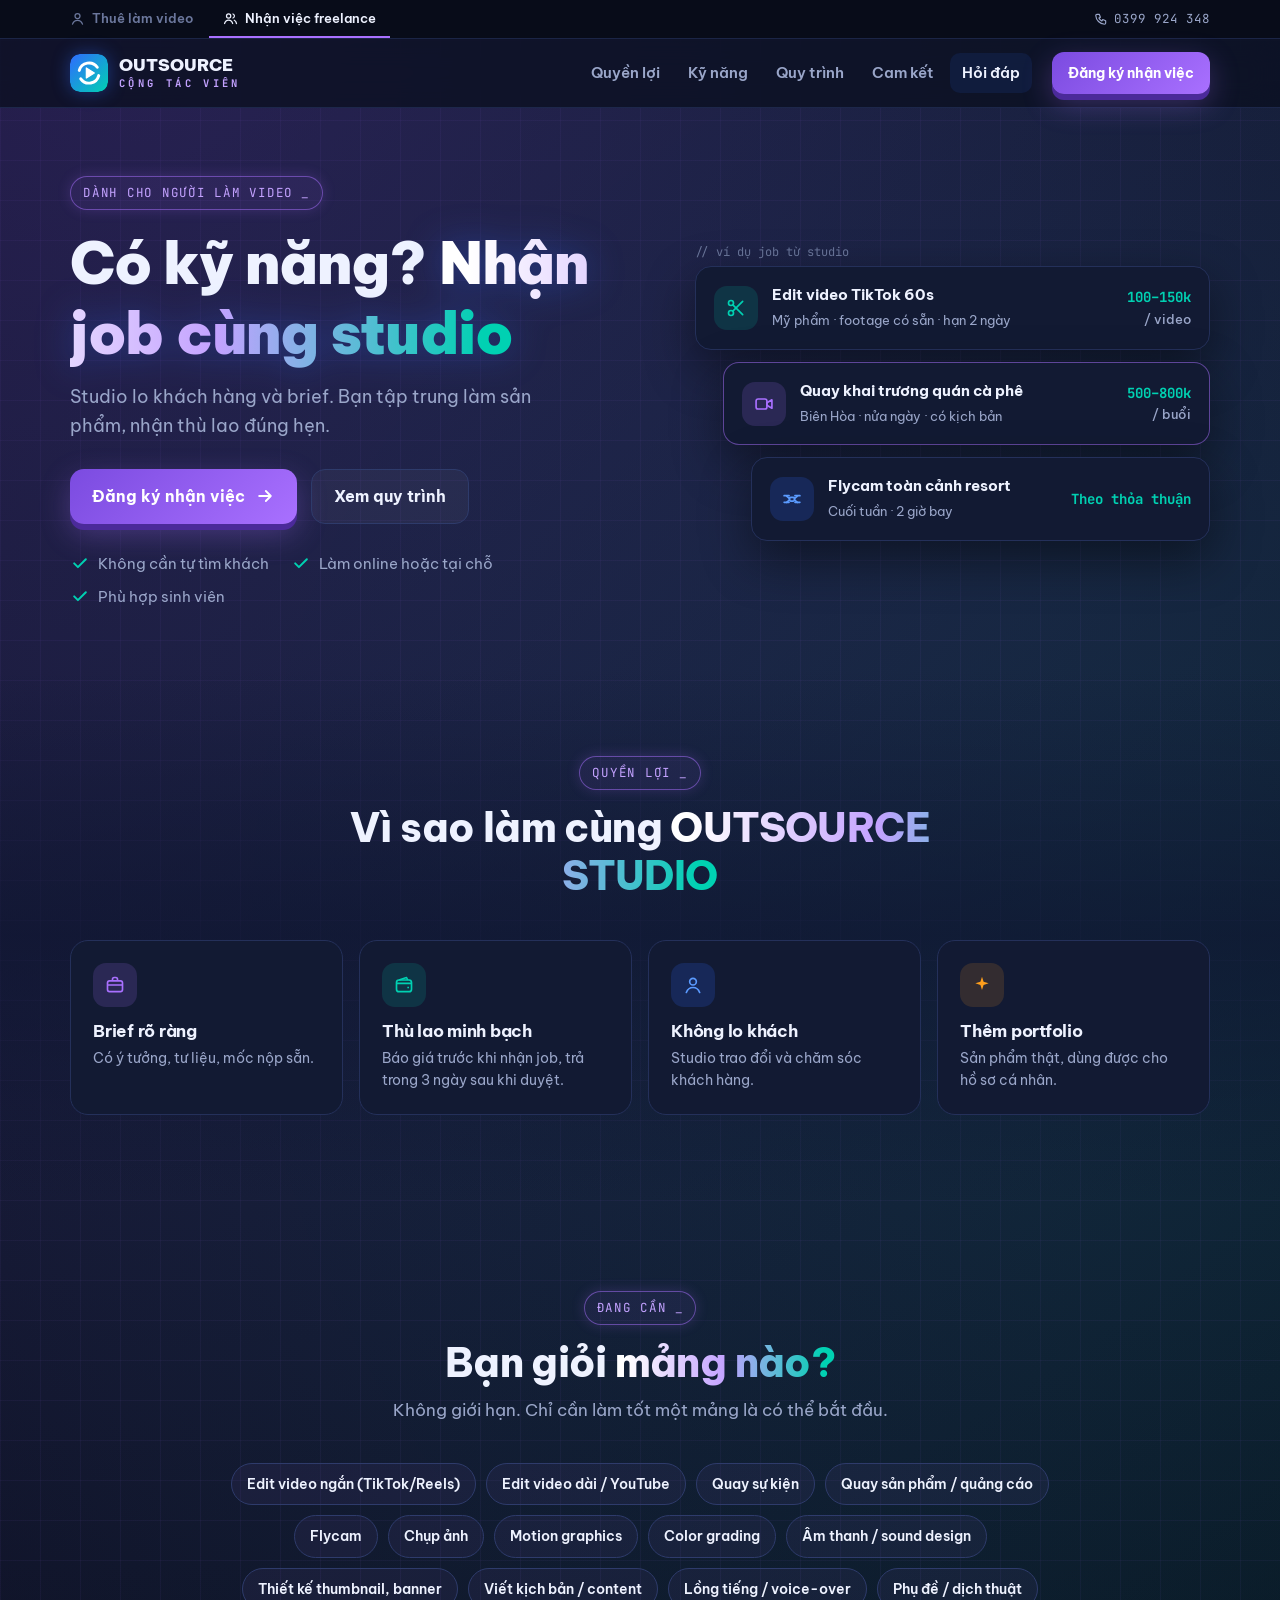
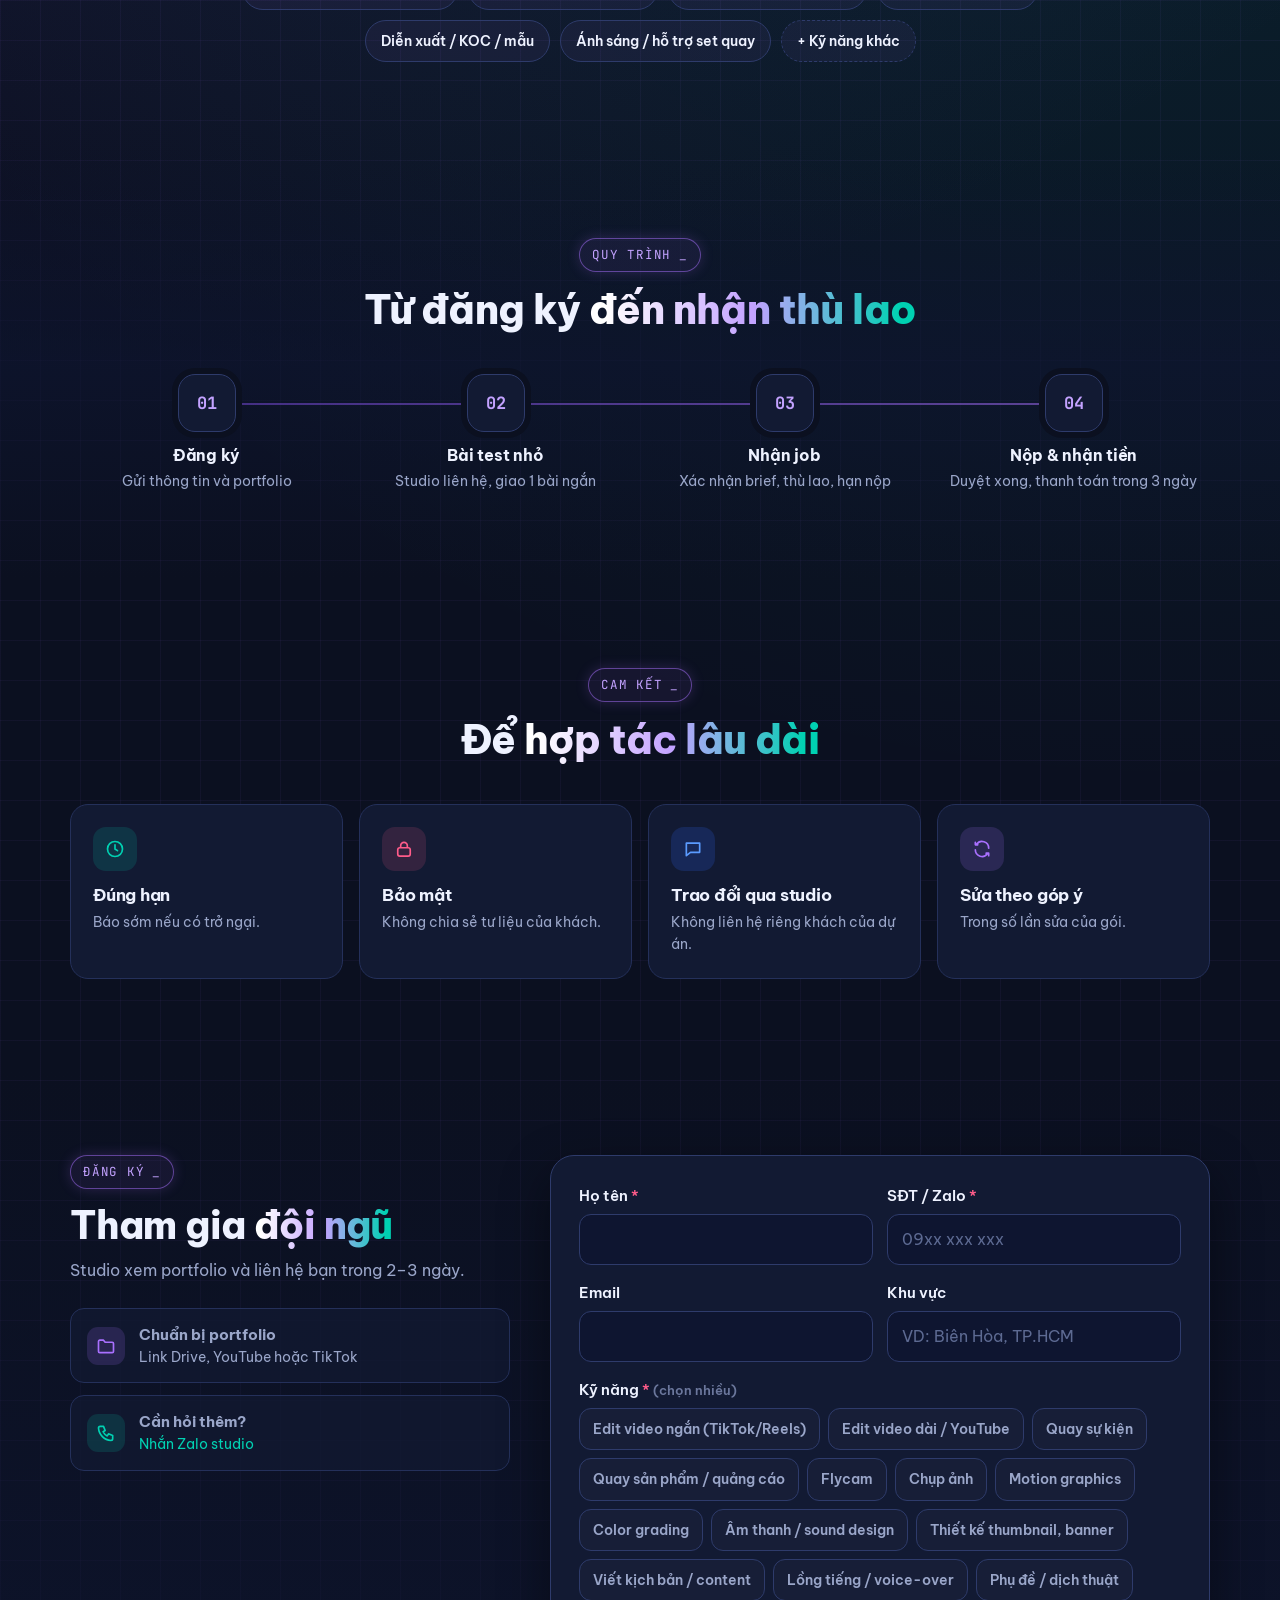
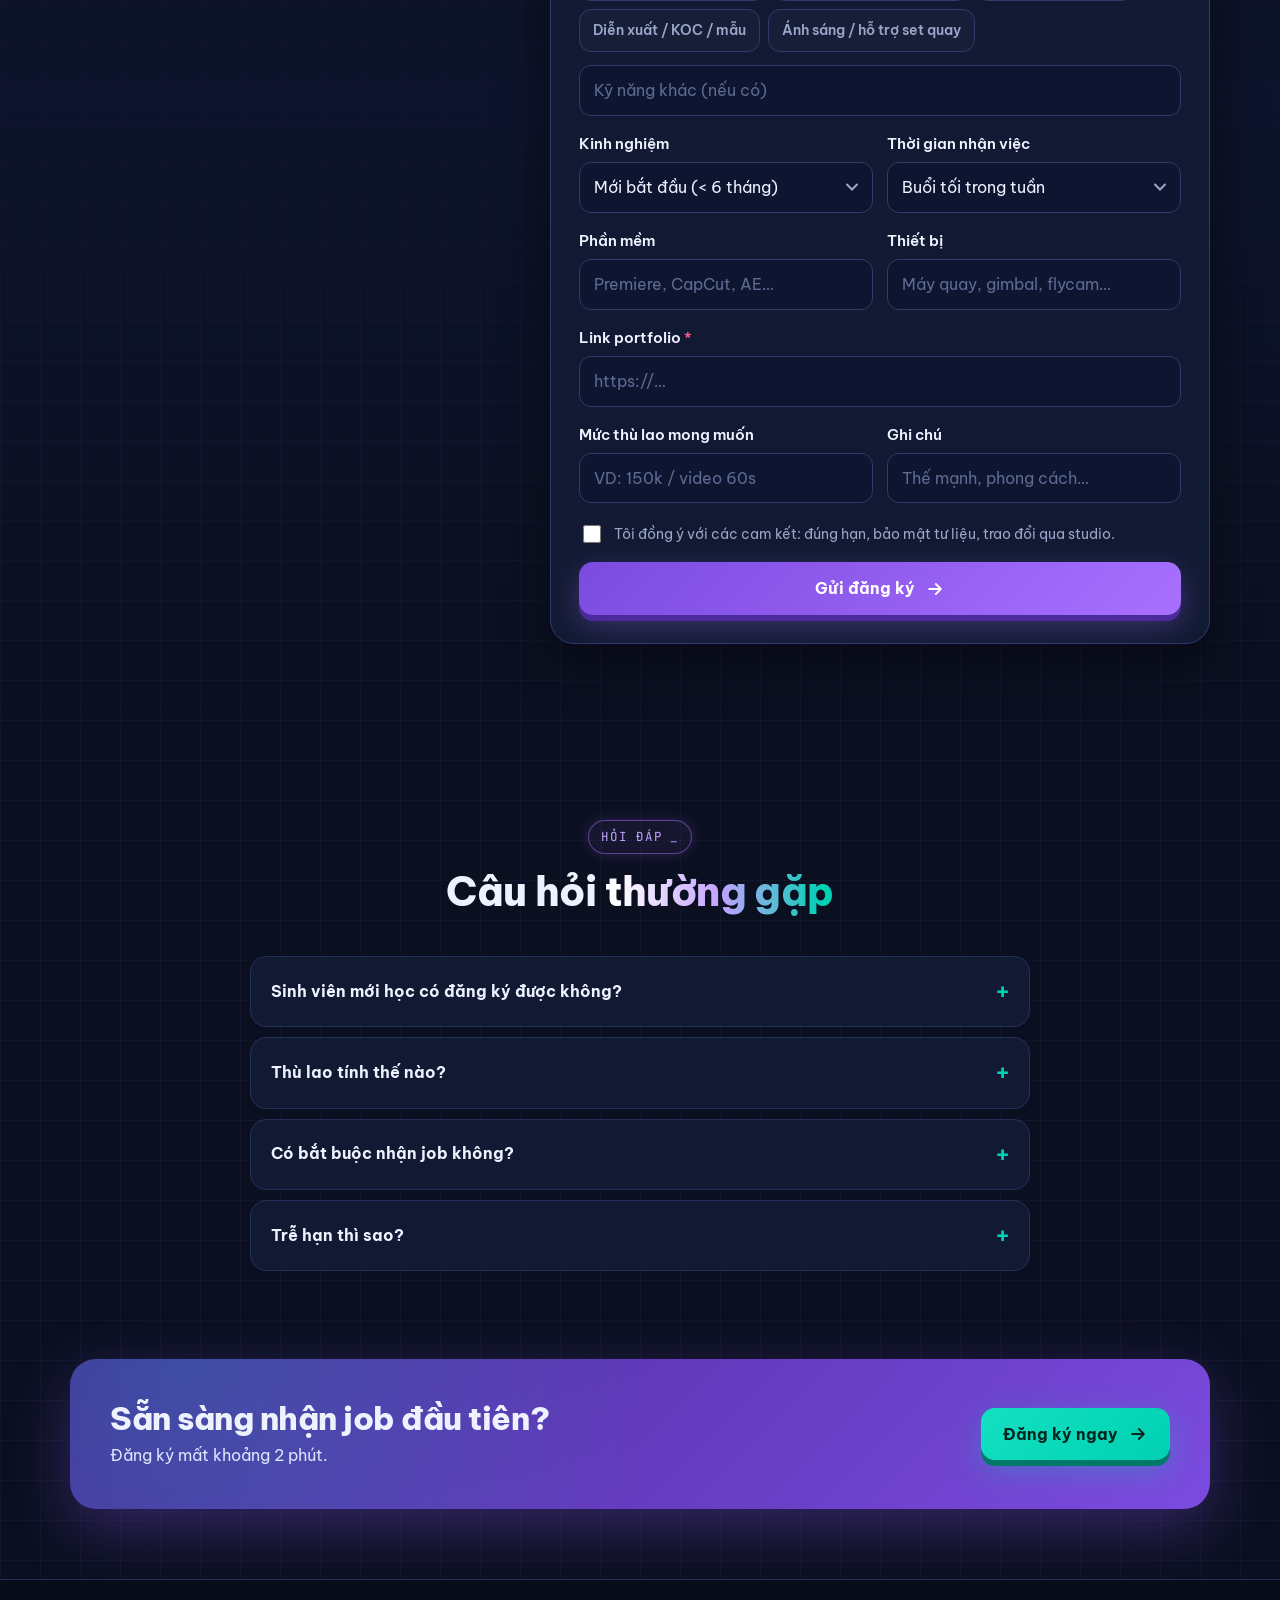
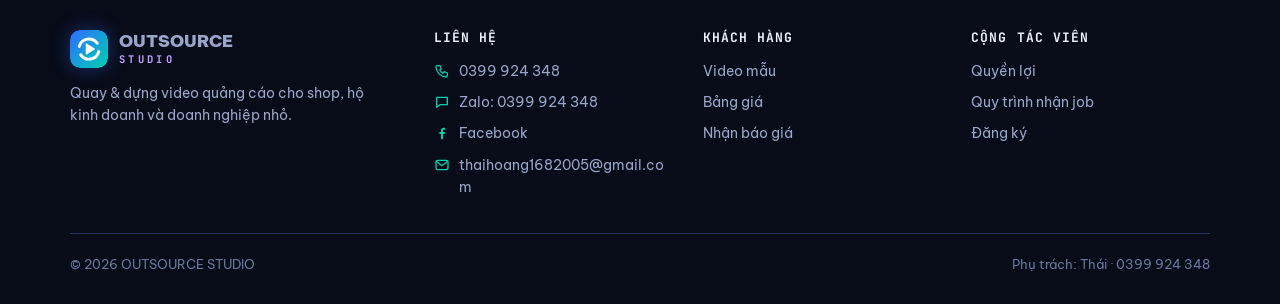
<file: website/cong-tac-vien.html>
<!doctype html>
<html lang="vi">
<head>
<meta charset="utf-8">
<meta name="viewport" content="width=device-width, initial-scale=1">
<title>Cộng tác viên · OUTSOURCE STUDIO</title>
<meta name="description" content="Nhận job quay, dựng video cùng OUTSOURCE STUDIO. Brief rõ ràng, thù lao minh bạch, thanh toán đúng hẹn.">
<meta name="theme-color" content="#0B1020">
<meta property="og:title" content="Nhận việc freelance · OUTSOURCE STUDIO">
<meta property="og:image" content="assets/logo-512.png">
<link rel="icon" href="assets/favicon.svg" type="image/svg+xml">
<link rel="icon" href="assets/favicon-32.png" sizes="32x32" type="image/png">
<link rel="alternate icon" href="assets/favicon.ico">
<link rel="apple-touch-icon" href="assets/apple-touch-icon.png">
<link rel="preconnect" href="https://fonts.googleapis.com">
<link rel="preconnect" href="https://fonts.gstatic.com" crossorigin>
<link href="https://fonts.googleapis.com/css2?family=Be+Vietnam+Pro:wght@400;500;600;700;800;900&family=JetBrains+Mono:wght@500;700&display=swap" rel="stylesheet">
<link rel="stylesheet" href="assets/style.css">
</head>
<body class="page-ctv">
<main id="top">

<!-- ============ HERO ============ -->
<section class="hero">
  <div class="wrap">
    <div class="rv">
      <span class="kicker">Dành cho người làm video</span>
      <h1>Có kỹ năng? <span class="grad">Nhận job cùng studio</span></h1>
      <p class="lead">Studio lo khách hàng và brief. Bạn tập trung làm sản phẩm, nhận thù lao đúng hẹn.</p>
      <div class="hero-cta">
        <a href="#dang-ky" class="btn btn-vio">Đăng ký nhận việc <svg class="ico"><use href="#i-arrow"/></svg></a>
        <a href="#quy-trinh" class="btn btn-ghost">Xem quy trình</a>
      </div>
      <ul class="ticks">
        <li><svg class="ico"><use href="#i-check"/></svg> Không cần tự tìm khách</li>
        <li><svg class="ico"><use href="#i-check"/></svg> Làm online hoặc tại chỗ</li>
        <li><svg class="ico"><use href="#i-check"/></svg> Phù hợp sinh viên</li>
      </ul>
    </div>

    <div class="hero-visual rv" aria-hidden="true">
      <div class="jobs-cap">// ví dụ job từ studio</div>
      <div class="jobs">
        <div class="job"><span class="p-ico" style="background:rgba(0,209,178,.14);color:var(--teal)"><svg class="ico"><use href="#i-cut"/></svg></span>
          <span><b>Edit video TikTok 60s</b><small>Mỹ phẩm · footage có sẵn · hạn 2 ngày</small></span><span class="pay">100–150k<small>/ video</small></span></div>
        <div class="job"><span class="p-ico" style="background:rgba(169,112,255,.16);color:var(--violet)"><svg class="ico"><use href="#i-cam"/></svg></span>
          <span><b>Quay khai trương quán cà phê</b><small>Biên Hòa · nửa ngày · có kịch bản</small></span><span class="pay">500–800k<small>/ buổi</small></span></div>
        <div class="job"><span class="p-ico" style="background:rgba(47,107,255,.18);color:var(--blue2)"><svg class="ico"><use href="#i-drone"/></svg></span>
          <span><b>Flycam toàn cảnh resort</b><small>Cuối tuần · 2 giờ bay</small></span><span class="pay">Theo thỏa thuận</span></div>
      </div>
    </div>
  </div>
</section>

<!-- ============ QUYỀN LỢI ============ -->
<section class="sec alt" id="quyen-loi">
  <div class="wrap">
    <div class="sec-head rv"><span class="kicker">Quyền lợi</span><h2>Vì sao làm cùng <span class="grad">OUTSOURCE STUDIO</span></h2></div>
    <div class="cards rv">
      <div class="card"><span class="p-ico" style="background:rgba(169,112,255,.16);color:var(--violet)"><svg class="ico"><use href="#i-brief"/></svg></span><h3>Brief rõ ràng</h3><p>Có ý tưởng, tư liệu, mốc nộp sẵn.</p></div>
      <div class="card"><span class="p-ico" style="background:rgba(0,209,178,.14);color:var(--teal)"><svg class="ico"><use href="#i-wallet"/></svg></span><h3>Thù lao minh bạch</h3><p>Báo giá trước khi nhận job, trả trong 3 ngày sau khi duyệt.</p></div>
      <div class="card"><span class="p-ico" style="background:rgba(47,107,255,.18);color:var(--blue2)"><svg class="ico"><use href="#i-user"/></svg></span><h3>Không lo khách</h3><p>Studio trao đổi và chăm sóc khách hàng.</p></div>
      <div class="card"><span class="p-ico" style="background:rgba(255,159,28,.14);color:var(--orange)"><svg class="ico"><use href="#i-spark"/></svg></span><h3>Thêm portfolio</h3><p>Sản phẩm thật, dùng được cho hồ sơ cá nhân.</p></div>
    </div>
  </div>
</section>

<!-- ============ KỸ NĂNG ============ -->
<section class="sec" id="ky-nang">
  <div class="wrap">
    <div class="sec-head rv"><span class="kicker">Đang cần</span><h2>Bạn giỏi <span class="grad">mảng nào?</span></h2><p>Không giới hạn. Chỉ cần làm tốt một mảng là có thể bắt đầu.</p></div>
    <div class="skills rv" id="skillCloud"></div>
  </div>
</section>

<!-- ============ QUY TRÌNH ============ -->
<section class="sec alt" id="quy-trinh">
  <div class="wrap">
    <div class="sec-head rv"><span class="kicker">Quy trình</span><h2>Từ đăng ký <span class="grad">đến nhận thù lao</span></h2></div>
    <div class="steps rv">
      <div class="step"><div class="n" style="color:#C3A2FF">01</div><div><h3>Đăng ký</h3><p>Gửi thông tin và portfolio</p></div></div>
      <div class="step"><div class="n" style="color:#C3A2FF">02</div><div><h3>Bài test nhỏ</h3><p>Studio liên hệ, giao 1 bài ngắn</p></div></div>
      <div class="step"><div class="n" style="color:#C3A2FF">03</div><div><h3>Nhận job</h3><p>Xác nhận brief, thù lao, hạn nộp</p></div></div>
      <div class="step"><div class="n" style="color:#C3A2FF">04</div><div><h3>Nộp & nhận tiền</h3><p>Duyệt xong, thanh toán trong 3 ngày</p></div></div>
    </div>
  </div>
</section>

<!-- ============ CAM KẾT ============ -->
<section class="sec" id="cam-ket">
  <div class="wrap">
    <div class="sec-head rv"><span class="kicker">Cam kết</span><h2>Để <span class="grad">hợp tác lâu dài</span></h2></div>
    <div class="cards rv">
      <div class="card"><span class="p-ico" style="background:rgba(0,209,178,.14);color:var(--teal)"><svg class="ico"><use href="#i-clock"/></svg></span><h3>Đúng hạn</h3><p>Báo sớm nếu có trở ngại.</p></div>
      <div class="card"><span class="p-ico" style="background:rgba(255,92,138,.14);color:var(--pink)"><svg class="ico"><use href="#i-lock"/></svg></span><h3>Bảo mật</h3><p>Không chia sẻ tư liệu của khách.</p></div>
      <div class="card"><span class="p-ico" style="background:rgba(47,107,255,.18);color:var(--blue2)"><svg class="ico"><use href="#i-chat"/></svg></span><h3>Trao đổi qua studio</h3><p>Không liên hệ riêng khách của dự án.</p></div>
      <div class="card"><span class="p-ico" style="background:rgba(169,112,255,.16);color:var(--violet)"><svg class="ico"><use href="#i-refresh"/></svg></span><h3>Sửa theo góp ý</h3><p>Trong số lần sửa của gói.</p></div>
    </div>
  </div>
</section>

<!-- ============ ĐĂNG KÝ ============ -->
<section class="sec alt" id="dang-ky">
  <div class="wrap book">
    <div class="book-side rv">
      <span class="kicker">Đăng ký</span>
      <h2>Tham gia <span class="grad">đội ngũ</span></h2>
      <p>Studio xem portfolio và liên hệ bạn trong 2–3 ngày.</p>
      <div class="why">
        <div><span class="p-ico" style="background:rgba(169,112,255,.16);color:var(--violet)"><svg class="ico"><use href="#i-folder"/></svg></span><span><b>Chuẩn bị portfolio</b>Link Drive, YouTube hoặc TikTok</span></div>
        <div><span class="p-ico" style="background:rgba(0,209,178,.14);color:var(--teal)"><svg class="ico"><use href="#i-phone"/></svg></span><span><b>Cần hỏi thêm?</b><a id="ctvZalo" target="_blank" rel="noopener" style="color:var(--teal)">Nhắn Zalo studio</a></span></div>
      </div>
    </div>

    <div class="panel rv">
      <form id="fCtv" novalidate>
        <input class="hp" type="text" name="website" tabindex="-1" autocomplete="off" aria-hidden="true">
        <div class="grid2">
          <div class="fld"><label for="c_ten">Họ tên <span class="req">*</span></label><input class="inp" id="c_ten" name="ho_ten" autocomplete="name" required><span class="err">Vui lòng nhập họ tên</span></div>
          <div class="fld"><label for="c_sdt">SĐT / Zalo <span class="req">*</span></label><input class="inp" id="c_sdt" name="sdt" type="tel" inputmode="tel" placeholder="09xx xxx xxx" required><span class="err">Số điện thoại chưa đúng</span></div>
        </div>
        <div class="grid2">
          <div class="fld"><label for="c_email">Email</label><input class="inp" id="c_email" name="email" type="email" autocomplete="email"><span class="err">Email chưa đúng</span></div>
          <div class="fld"><label for="c_kv">Khu vực</label><input class="inp" id="c_kv" name="khu_vuc" placeholder="VD: Biên Hòa, TP.HCM"></div>
        </div>
        <div class="fld" id="fldSkill">
          <span class="lbl">Kỹ năng <span class="req">*</span> <span class="hint">(chọn nhiều)</span></span>
          <div class="opts" id="skillPick"></div>
          <input class="inp" id="c_khac" name="ky_nang_khac" placeholder="Kỹ năng khác (nếu có)" style="margin-top:6px">
          <span class="err" id="skillErr">Chọn hoặc nhập ít nhất 1 kỹ năng</span>
        </div>
        <div class="grid2">
          <div class="fld"><label for="c_kn">Kinh nghiệm</label>
            <select class="inp" id="c_kn" name="kinh_nghiem"><option>Mới bắt đầu (&lt; 6 tháng)</option><option>6 tháng – 1 năm</option><option>1 – 3 năm</option><option>Trên 3 năm</option></select></div>
          <div class="fld"><label for="c_time">Thời gian nhận việc</label>
            <select class="inp" id="c_time" name="thoi_gian"><option>Buổi tối trong tuần</option><option>Cuối tuần</option><option>Linh hoạt</option><option>Toàn thời gian</option></select></div>
        </div>
        <div class="grid2">
          <div class="fld"><label for="c_pm">Phần mềm</label><input class="inp" id="c_pm" name="phan_mem" placeholder="Premiere, CapCut, AE…"></div>
          <div class="fld"><label for="c_tb">Thiết bị</label><input class="inp" id="c_tb" name="thiet_bi" placeholder="Máy quay, gimbal, flycam…"></div>
        </div>
        <div class="fld"><label for="c_pf">Link portfolio <span class="req">*</span></label><input class="inp" id="c_pf" name="portfolio" type="url" placeholder="https://…" required><span class="err">Dán link sản phẩm (bắt đầu bằng https://)</span></div>
        <div class="grid2">
          <div class="fld"><label for="c_gia">Mức thù lao mong muốn</label><input class="inp" id="c_gia" name="muc_gia" placeholder="VD: 150k / video 60s"></div>
          <div class="fld"><label for="c_gt">Ghi chú</label><input class="inp" id="c_gt" name="gioi_thieu" placeholder="Thế mạnh, phong cách…"></div>
        </div>
        <label class="agree" id="agreeBox"><input type="checkbox" id="agree"> Tôi đồng ý với các cam kết: đúng hạn, bảo mật tư liệu, trao đổi qua studio.</label>
        <button type="submit" class="btn btn-vio" style="width:100%" id="ctvBtn">Gửi đăng ký <svg class="ico"><use href="#i-arrow"/></svg></button>
      </form>
      <div class="ok" id="ctvOk" role="status" aria-live="polite">
        <div class="badge"><svg class="ico" style="width:34px;height:34px;color:var(--violet)"><use href="#i-check"/></svg></div>
        <h3>Đăng ký thành công!</h3>
        <p>Studio sẽ liên hệ để gửi bài test trong 2–3 ngày.</p>
      </div>
    </div>
  </div>
</section>

<!-- ============ FAQ ============ -->
<section class="sec" id="hoi-dap">
  <div class="wrap">
    <div class="sec-head rv"><span class="kicker">Hỏi đáp</span><h2>Câu hỏi <span class="grad">thường gặp</span></h2></div>
    <div class="faq rv">
      <details><summary>Sinh viên mới học có đăng ký được không?</summary><p>Được. Bài test giúp studio giao job đúng sức của bạn.</p></details>
      <details><summary>Thù lao tính thế nào?</summary><p>Theo từng job, báo rõ trước khi bạn nhận. Thanh toán chuyển khoản trong 3 ngày sau khi bài được duyệt.</p></details>
      <details><summary>Có bắt buộc nhận job không?</summary><p>Không. Bạn có quyền nhận hoặc từ chối tùy lịch của mình.</p></details>
      <details><summary>Trễ hạn thì sao?</summary><p>Hãy báo studio sớm. Trễ nhiều lần sẽ được ưu tiên ít job hơn.</p></details>
    </div>
  </div>
</section>

<div class="band rv">
  <div class="band-in">
    <div><h2>Sẵn sàng nhận job đầu tiên?</h2><p>Đăng ký mất khoảng 2 phút.</p></div>
    <a href="#dang-ky" class="btn btn-teal">Đăng ký ngay <svg class="ico"><use href="#i-arrow"/></svg></a>
  </div>
</div>
</main>

<script src="assets/config.js"></script>
<script src="assets/common.js"></script>
<script>
const { $, $$, esc, chrome, toast, validate, send, submitWith, source } = OS;
const C = CONFIG;

chrome({
  type: "ctv",
  nav: [["#quyen-loi","Quyền lợi"],["#ky-nang","Kỹ năng"],["#quy-trinh","Quy trình"],["#cam-ket","Cam kết"],["#hoi-dap","Hỏi đáp"]],
  cta: ["#dang-ky","Đăng ký nhận việc"],
});
$("#ctvZalo").href = C.CONTACT.zalo.url;
$("#skillCloud").innerHTML = C.SKILLS.map(s => `<span>${esc(s)}</span>`).join("") + `<span style="border-style:dashed">+ Kỹ năng khác</span>`;
$("#skillPick").innerHTML = C.SKILLS.map(s => `<label class="opt"><input type="checkbox" name="ky_nang" value="${esc(s)}"><span>${esc(s)}</span></label>`).join("");

$("#fCtv").addEventListener("submit", async e => {
  e.preventDefault();
  const form = e.target;
  const skills = $$("input[name=ky_nang]:checked").map(i => i.value);
  const khac = $("#c_khac").value.trim();
  if (khac) skills.push(khac);
  const okFields = validate(form);
  $("#fldSkill").classList.toggle("has-err", !skills.length);
  $("#agreeBox").classList.toggle("has-err", !$("#agree").checked);
  if (!okFields) return;
  if (!skills.length) { $("#fldSkill").scrollIntoView({ block: "center" }); return; }
  if (!$("#agree").checked) { toast("Bạn cần đồng ý với các cam kết.", true); return; }
  const fd = new FormData(form);
  const ok = await submitWith($("#ctvBtn"), () => send({
    loai: "ctv", website: fd.get("website"), ho_ten: fd.get("ho_ten"), sdt: fd.get("sdt"), email: fd.get("email"),
    khu_vuc: fd.get("khu_vuc"), ky_nang: skills.join(", "), kinh_nghiem: fd.get("kinh_nghiem"), phan_mem: fd.get("phan_mem"),
    thiet_bi: fd.get("thiet_bi"), portfolio: fd.get("portfolio"), thoi_gian: fd.get("thoi_gian"), muc_gia: fd.get("muc_gia"),
    gioi_thieu: fd.get("gioi_thieu"), nguon: source()
  }));
  if (ok) { form.hidden = true; $("#ctvOk").classList.add("on"); $("#ctvOk").scrollIntoView({ block: "center" }); }
});
$("#agree").addEventListener("change", () => $("#agreeBox").classList.remove("has-err"));
$("#skillPick").addEventListener("change", () => $("#fldSkill").classList.remove("has-err"));
</script>
</body>
</html>
</file>
<file: website/assets/style.css>
/* =========================================================
   OUTSOURCE STUDIO — style chung (tông tối)
   ========================================================= */
:root{
  --bg:#0B1020; --bg2:#0E1530; --card:#121A33; --soft:#16203F; --line:#24305A; --line2:#2E3B6B;
  --ink:#EEF2FF; --muted:#9AA6C9; --dim:#6B779C;
  --blue:#2F6BFF; --blue2:#5B9BFF; --teal:#00D1B2; --teal2:#13E0C0;
  --pink:#FF5C8A; --orange:#FF9F1C; --violet:#A970FF; --red:#E5484D;
  --glow:0 0 0 1px rgba(47,107,255,.25),0 0 28px rgba(47,107,255,.18);
  --shadow:0 18px 50px rgba(0,0,0,.45);
  --r:18px;
  --mono:"JetBrains Mono",ui-monospace,monospace;
  --sans:"Be Vietnam Pro",system-ui,-apple-system,"Segoe UI",Roboto,sans-serif;
  --max:1180px;
  --acc:var(--blue); --acc2:var(--teal); /* trang CTV đổi sang tím */
}
.page-ctv{--acc:#7B4BE0; --acc2:var(--violet)}
*{box-sizing:border-box}
html{scroll-behavior:smooth;scroll-padding-top:110px}
body{
  margin:0;font-family:var(--sans);color:var(--ink);background:var(--bg);line-height:1.6;
  -webkit-font-smoothing:antialiased;overflow-x:hidden;
  background-image:
    linear-gradient(rgba(47,107,255,.055) 1px,transparent 1px),
    linear-gradient(90deg,rgba(47,107,255,.055) 1px,transparent 1px),
    radial-gradient(circle at 12% 0%,rgba(47,107,255,.22),transparent 38%),
    radial-gradient(circle at 92% 18%,rgba(0,209,178,.14),transparent 34%);
  background-size:40px 40px,40px 40px,auto,auto;
}
.page-ctv{background-image:
    linear-gradient(rgba(169,112,255,.05) 1px,transparent 1px),
    linear-gradient(90deg,rgba(169,112,255,.05) 1px,transparent 1px),
    radial-gradient(circle at 12% 0%,rgba(123,75,224,.25),transparent 38%),
    radial-gradient(circle at 92% 18%,rgba(0,209,178,.12),transparent 34%)}
img,video,iframe{max-width:100%;display:block}
a{color:inherit;text-decoration:none}
button,input,select,textarea{font:inherit;color:inherit}
:focus-visible{outline:2px solid var(--teal);outline-offset:3px;border-radius:6px}
.wrap{max-width:var(--max);margin:0 auto;padding:0 20px}

/* ---------- Typo ---------- */
.kicker{display:inline-flex;align-items:center;gap:8px;font-family:var(--mono);font-size:12.5px;letter-spacing:.06em;
  color:var(--teal);border:1px solid rgba(0,209,178,.45);padding:6px 12px;border-radius:999px;
  background:rgba(0,209,178,.06);box-shadow:0 0 14px rgba(0,209,178,.18);text-transform:uppercase}
.kicker::after{content:"_";animation:blink 1s steps(1) infinite}
.page-ctv .kicker{color:#C3A2FF;border-color:rgba(169,112,255,.5);background:rgba(169,112,255,.07);box-shadow:0 0 14px rgba(169,112,255,.2)}
@keyframes blink{50%{opacity:0}}
.grad{background:linear-gradient(90deg,#fff 5%,var(--blue2) 50%,var(--teal) 95%);-webkit-background-clip:text;background-clip:text;color:transparent}
.page-ctv .grad{background:linear-gradient(90deg,#fff 5%,#C3A2FF 50%,var(--teal) 95%);-webkit-background-clip:text;background-clip:text}
h1,h2,h3,h4{line-height:1.2;margin:0;letter-spacing:-.015em}
.sec{padding:88px 0;position:relative}
.sec.alt{background:linear-gradient(180deg,transparent,rgba(14,21,48,.65),transparent)}
.sec-head{max-width:680px;margin:0 auto 40px;text-align:center}
.sec-head h2{font-size:clamp(28px,4vw,40px);font-weight:800;margin:14px 0 10px}
.sec-head p{color:var(--muted);margin:0;font-size:16.5px}

/* ---------- Buttons ---------- */
.btn{display:inline-flex;align-items:center;justify-content:center;gap:10px;border:0;cursor:pointer;
  padding:14px 22px;border-radius:14px;font-weight:700;font-size:15.5px;transition:transform .15s,box-shadow .2s,background .2s;
  white-space:nowrap;min-height:48px}
.btn:active{transform:translateY(1px)}
.btn-pri{background:linear-gradient(135deg,var(--blue),#3B7BFF);color:#fff;box-shadow:0 6px 0 #1A3FA8,0 10px 30px rgba(47,107,255,.35)}
.btn-pri:hover{box-shadow:0 6px 0 #1A3FA8,0 12px 40px rgba(47,107,255,.55)}
.btn-pri:active{box-shadow:0 2px 0 #1A3FA8}
.btn-vio{background:linear-gradient(135deg,#7B4BE0,var(--violet));color:#fff;box-shadow:0 6px 0 #4B2A9A,0 10px 30px rgba(169,112,255,.3)}
.btn-vio:active{box-shadow:0 2px 0 #4B2A9A}
.btn-teal{background:linear-gradient(135deg,var(--teal2),var(--teal));color:#04241F;box-shadow:0 6px 0 #007A68,0 10px 30px rgba(0,209,178,.3)}
.btn-teal:active{box-shadow:0 2px 0 #007A68}
.btn-ghost{background:rgba(255,255,255,.04);border:1px solid var(--line2);color:var(--ink)}
.btn-ghost:hover{border-color:var(--blue2);background:rgba(47,107,255,.08)}
.btn-sm{padding:10px 16px;min-height:40px;font-size:14px;border-radius:12px}
.btn[disabled]{opacity:.6;cursor:wait}
.ico{width:20px;height:20px;flex:none}

/* ---------- Thanh chọn đối tượng (trên cùng) ---------- */
.aud{background:#080C19;border-bottom:1px solid rgba(36,48,90,.7);font-size:13px}
.aud .wrap{display:flex;align-items:center;justify-content:space-between;height:38px;gap:12px}
.aud-sw{display:flex;gap:2px;height:100%}
.aud-sw a{display:flex;align-items:center;gap:7px;padding:0 14px;color:var(--dim);font-weight:600;border-bottom:2px solid transparent;transition:color .15s}
.aud-sw a:hover{color:var(--ink)}
.aud-sw a[aria-current=page]{color:var(--ink);border-bottom-color:var(--teal)}
.page-ctv .aud-sw a[aria-current=page]{border-bottom-color:var(--violet)}
.aud-sw a:first-child{padding-left:0}
.aud-sw .ico{width:15px;height:15px}
.aud-hot{color:var(--muted);display:flex;align-items:center;gap:6px;font-family:var(--mono);font-size:12.5px}
.aud-hot:hover{color:var(--teal)}
.aud-hot .ico{width:14px;height:14px}
@media (max-width:560px){.aud-hot{display:none}.aud-sw a{padding:0 10px}}

/* ---------- Header ---------- */
.hdr{position:sticky;top:0;z-index:50;background:rgba(11,16,32,.78);backdrop-filter:blur(14px);-webkit-backdrop-filter:blur(14px);border-bottom:1px solid rgba(36,48,90,.7)}
.hdr .wrap{display:flex;align-items:center;gap:20px;height:68px}
.logo{display:flex;align-items:center;gap:11px;line-height:1.05}
.logo img{width:38px;height:38px;border-radius:10px;box-shadow:0 0 18px rgba(47,107,255,.4)}
.logo b{display:block;font-weight:900;font-size:17px;letter-spacing:.01em}
.logo small{display:block;font-family:var(--mono);font-size:10.5px;color:var(--teal);font-weight:700;letter-spacing:.32em;margin-top:3px}
.page-ctv .logo small{color:#C3A2FF}
.nav{display:flex;gap:4px;margin-left:auto}
.nav a{padding:8px 12px;border-radius:10px;color:var(--muted);font-weight:600;font-size:14.5px;transition:color .15s,background .15s}
.nav a:hover,.nav a.on{color:var(--ink);background:rgba(47,107,255,.1)}
.burger{display:none;margin-left:auto;background:none;border:1px solid var(--line2);border-radius:12px;width:46px;height:46px;cursor:pointer}
.burger span{display:block;width:20px;height:2px;background:var(--ink);margin:4px auto;border-radius:2px;transition:.25s}
@media (max-width:980px){
  .nav,.hdr-cta{display:none}
  .burger{display:block}
  .hdr.open .nav{display:flex;flex-direction:column;position:absolute;top:68px;left:0;right:0;background:var(--bg2);border-bottom:1px solid var(--line);padding:12px 20px 20px;gap:2px}
  .hdr.open .nav a{padding:14px 12px;font-size:16px}
  .hdr.open .burger span:nth-child(1){transform:translateY(6px) rotate(45deg)}
  .hdr.open .burger span:nth-child(2){opacity:0}
  .hdr.open .burger span:nth-child(3){transform:translateY(-6px) rotate(-45deg)}
}

/* ---------- Hero ---------- */
.hero{padding:68px 0 60px}
.hero .wrap{display:grid;grid-template-columns:1.05fr .95fr;gap:56px;align-items:center}
.hero h1{font-size:clamp(34px,5.2vw,58px);font-weight:900;margin:18px 0 16px}
.hero h1 .grad{filter:drop-shadow(0 0 18px rgba(47,107,255,.35))}
.hero .lead{font-size:18px;color:var(--muted);max-width:520px;margin:0 0 28px}
.hero-cta{display:flex;gap:14px;flex-wrap:wrap}
.ticks{display:flex;flex-wrap:wrap;gap:10px 22px;margin:28px 0 0;padding:0;list-style:none;color:var(--muted);font-size:14.5px}
.ticks li{display:flex;align-items:center;gap:8px}
.ticks svg{color:var(--teal)}
.hero-visual{position:relative}
@media (max-width:980px){.hero{padding:40px 0 36px}.hero .wrap{grid-template-columns:1fr;gap:36px}}

/* editor mock (trang khách) */
.editor{background:linear-gradient(180deg,#131C38,#0E1530);border:1px solid var(--line2);border-radius:20px;box-shadow:var(--shadow),var(--glow);overflow:hidden}
.ed-bar{display:flex;align-items:center;gap:7px;padding:12px 14px;border-bottom:1px solid var(--line)}
.ed-bar i{width:11px;height:11px;border-radius:50%}
.ed-bar i:nth-child(1){background:#E5484D}.ed-bar i:nth-child(2){background:#E0A100}.ed-bar i:nth-child(3){background:#2E9E5B}
.ed-bar span{margin-left:10px;font-family:var(--mono);font-size:12px;color:var(--muted);white-space:nowrap;overflow:hidden;text-overflow:ellipsis}
.ed-view{aspect-ratio:16/9;margin:14px;border-radius:12px;position:relative;overflow:hidden;background:radial-gradient(circle at 70% 30%,rgba(255,159,28,.5),transparent 30%),linear-gradient(160deg,#1B2B6B,#0B1020 70%)}
.ed-view img{position:absolute;inset:0;width:100%;height:100%;object-fit:cover}
.ed-view::after{content:"";position:absolute;inset:0;background:linear-gradient(transparent 55%,rgba(0,0,0,.6))}
.ed-rec{position:absolute;top:12px;left:12px;font-family:var(--mono);font-size:11.5px;display:flex;gap:6px;align-items:center;background:rgba(0,0,0,.5);padding:4px 9px;border-radius:7px;z-index:1}
.ed-rec b{width:8px;height:8px;border-radius:50%;background:var(--red);animation:blink 1.2s steps(1) infinite}
.ed-tc{position:absolute;bottom:12px;right:12px;font-family:var(--mono);font-size:12px;background:rgba(0,0,0,.5);padding:4px 9px;border-radius:7px;z-index:1}
.ed-play{position:absolute;inset:0;display:grid;place-items:center;z-index:1;cursor:pointer;background:none;border:0}
.ed-play span{width:64px;height:64px;border-radius:50%;display:grid;place-items:center;background:rgba(11,16,32,.55);border:1px solid rgba(255,255,255,.4);backdrop-filter:blur(6px);transition:.2s}
.ed-play:hover span{background:var(--blue);transform:scale(1.08)}
.tl{padding:4px 14px 16px;position:relative}
.trk{display:flex;gap:5px;height:22px;margin-top:7px;align-items:center}
.trk label{width:26px;font-family:var(--mono);font-size:10.5px;color:var(--dim);flex:none}
.clip{height:100%;border-radius:6px;opacity:.9}
.c1{background:linear-gradient(90deg,#2F6BFF,#5B9BFF)}.c2{background:linear-gradient(90deg,#00B89C,#13E0C0)}.c3{background:linear-gradient(90deg,#A970FF,#C79BFF)}.c4{background:repeating-linear-gradient(90deg,#FF9F1C 0 2px,transparent 2px 5px);opacity:.75}
.head{position:absolute;top:0;bottom:10px;left:46px;width:2px;background:var(--pink);box-shadow:0 0 10px var(--pink);animation:play 7s linear infinite}
@keyframes play{from{left:46px}to{left:calc(100% - 18px)}}
@keyframes float{50%{transform:translateY(-8px)}}
.chip-f{position:absolute;display:flex;align-items:center;gap:10px;background:rgba(18,26,51,.94);border:1px solid var(--line2);border-radius:14px;padding:10px 14px;font-size:13.5px;font-weight:600;box-shadow:var(--shadow)}
.chip-f .dot{width:30px;height:30px;border-radius:9px;display:grid;place-items:center;flex:none}
.cf1{left:-24px;bottom:70px;animation:float 5s ease-in-out infinite}
.cf2{right:-16px;top:60px;animation:float 6s ease-in-out infinite .8s}
@media (max-width:980px){.cf1{left:8px}.cf2{right:8px}}

/* ---------- Strip ---------- */
.strip{border-block:1px solid var(--line);background:rgba(14,21,48,.6)}
.strip .wrap{display:grid;grid-template-columns:repeat(4,1fr);gap:16px;padding-block:20px}
.strip div{display:flex;gap:12px;align-items:center;font-size:14px;color:var(--muted)}
.strip b{display:block;color:var(--ink);font-size:15px}
.strip svg{color:var(--teal);flex:none}
@media (max-width:860px){.strip .wrap{grid-template-columns:1fr 1fr}}

/* ---------- Tabs / segmented ---------- */
.tabs{display:flex;gap:8px;justify-content:center;flex-wrap:wrap;margin-bottom:28px}
.tab{background:rgba(255,255,255,.03);border:1px solid var(--line2);color:var(--muted);padding:9px 16px;border-radius:999px;font-weight:700;font-size:14px;cursor:pointer;transition:.15s;min-height:42px}
.tab:hover{color:var(--ink);border-color:var(--blue2)}
.tab[aria-selected=true]{background:var(--blue);border-color:var(--blue);color:#fff;box-shadow:0 0 18px rgba(47,107,255,.45)}
.tab small{opacity:.7;margin-left:4px;font-weight:600}
.seg{display:inline-flex;background:var(--bg2);border:1px solid var(--line2);border-radius:16px;padding:5px;gap:4px}
.seg button{border:0;background:none;padding:11px 22px;border-radius:12px;font-weight:700;color:var(--muted);cursor:pointer;min-height:44px;font-size:15px;display:flex;align-items:center;gap:8px}
.seg button[aria-selected=true]{background:linear-gradient(135deg,var(--blue),#3B7BFF);color:#fff;box-shadow:0 4px 16px rgba(47,107,255,.4)}

/* ---------- Video ---------- */
.vgrid{display:grid;grid-template-columns:repeat(auto-fill,minmax(250px,1fr));gap:18px}
.vcard{background:var(--card);border:1px solid var(--line);border-radius:var(--r);overflow:hidden;cursor:pointer;transition:transform .2s,border-color .2s,box-shadow .2s;text-align:left;padding:0;display:flex;flex-direction:column}
.vcard:hover{transform:translateY(-4px);border-color:rgba(91,155,255,.6);box-shadow:var(--glow)}
.vthumb{aspect-ratio:4/3;position:relative;overflow:hidden;background:radial-gradient(circle at 30% 30%,rgba(47,107,255,.45),transparent 55%),radial-gradient(circle at 80% 80%,rgba(0,209,178,.35),transparent 50%),#101833}
.vthumb img{width:100%;height:100%;object-fit:cover;transition:transform .4s}
.vthumb .blur{position:absolute;inset:0;width:100%;height:100%;object-fit:cover;filter:blur(18px) brightness(.55);transform:scale(1.2)}
.vthumb .fit{position:relative;height:100%;width:auto;margin:0 auto;object-fit:contain}
.vcard:hover .vthumb img:not(.blur){transform:scale(1.04)}
.play{width:54px;height:54px;border-radius:50%;display:grid;place-items:center;background:rgba(11,16,32,.55);border:1px solid rgba(255,255,255,.4);backdrop-filter:blur(6px);transition:transform .2s,background .2s;position:absolute;left:50%;top:50%;translate:-50% -50%}
.vcard:hover .play{transform:scale(1.1);background:var(--blue)}
.vbadge{position:absolute;top:10px;left:10px;font-size:11.5px;font-weight:700;padding:4px 10px;border-radius:999px;background:rgba(11,16,32,.75);border:1px solid var(--line2)}
.vratio{position:absolute;top:10px;right:10px;font-family:var(--mono);font-size:11px;padding:3px 8px;border-radius:7px;background:rgba(11,16,32,.75)}
.vbody{padding:14px 16px 16px}
.vbody h3{font-size:15.5px;margin:0 0 4px}
.vbody p{margin:0;color:var(--muted);font-size:13.5px}
.more-link{display:flex;justify-content:center;margin-top:26px}

/* ---------- Gói ---------- */
.svc-desc{color:var(--muted);margin:16px auto 30px;max-width:560px;font-size:15.5px;min-height:25px}
.pgrid{display:grid;grid-template-columns:repeat(3,1fr);gap:20px;align-items:stretch;text-align:left}
.pkg{background:var(--card);border:1px solid var(--line);border-radius:22px;padding:26px 24px;display:flex;flex-direction:column;cursor:pointer;transition:transform .2s,border-color .2s,box-shadow .2s;position:relative;text-align:left}
.pkg:hover{transform:translateY(-5px);border-color:rgba(91,155,255,.6);box-shadow:var(--glow)}
.pkg.hot{border-color:rgba(0,209,178,.6);background:linear-gradient(180deg,rgba(0,209,178,.10),var(--card) 45%)}
.ribbon{position:absolute;top:-12px;left:50%;translate:-50% 0;background:linear-gradient(135deg,var(--teal2),var(--teal));color:#04241F;font-weight:800;font-size:12px;padding:5px 12px;border-radius:999px;white-space:nowrap}
.pkg .code{font-family:var(--mono);font-size:12px;color:var(--muted)}
.pkg h3{font-size:21px;margin:6px 0 4px}
.pkg .for{color:var(--muted);font-size:14px;margin:0 0 16px}
.price{font-size:30px;font-weight:900;letter-spacing:-.02em}
.pkg ul{list-style:none;padding:0;margin:16px 0 20px;display:grid;gap:8px;font-size:14.5px;flex:1}
.pkg li{display:flex;gap:9px}
.pkg li svg{flex:none;margin-top:4px;color:var(--teal)}
.meta{display:flex;gap:8px;flex-wrap:wrap;margin-bottom:16px}
.chip{font-size:12.5px;font-weight:600;background:var(--soft);border:1px solid var(--line);padding:5px 10px;border-radius:999px;color:var(--muted);display:inline-flex;gap:6px;align-items:center}
.chip .ico{width:14px;height:14px}
.pkg .more{color:var(--blue2);font-weight:700;font-size:14.5px;display:flex;align-items:center;gap:6px}
.addons{margin-top:24px;display:flex;flex-wrap:wrap;gap:8px;justify-content:center;align-items:center}
.addon{font-size:13.5px;border:1px solid var(--line2);background:rgba(255,255,255,.03);border-radius:999px;padding:7px 13px;color:var(--muted)}
.addon b{color:var(--ink)}
.note{text-align:center;color:var(--dim);font-size:13px;margin-top:14px}
@media (max-width:980px){.pgrid{grid-template-columns:1fr;max-width:460px;margin:0 auto}}

/* ---------- Mô hình 3 bên (gọn) ---------- */
.flow3{display:grid;grid-template-columns:1fr auto 1.25fr auto 1fr;align-items:center;gap:0;max-width:980px;margin:0 auto}
.node{background:var(--card);border:1px solid var(--line);border-radius:18px;padding:20px;text-align:center}
.node .p-ico{margin:0 auto 10px}
.node b{display:block;font-size:16px}
.node span{color:var(--muted);font-size:13.5px}
.node.mid{background:linear-gradient(180deg,rgba(47,107,255,.18),var(--card) 70%);border-color:rgba(91,155,255,.55);box-shadow:var(--glow);padding:24px}
.node.mid img{width:46px;height:46px;border-radius:12px;margin:0 auto 10px}
.node.mid .tags{display:flex;flex-wrap:wrap;gap:6px;justify-content:center;margin-top:10px}
.link{width:72px;position:relative;height:40px}
.link i{position:absolute;left:6px;right:6px;height:2px;border-radius:2px;background:linear-gradient(90deg,var(--blue2),var(--teal));overflow:hidden}
.link i:nth-child(1){top:12px}.link i:nth-child(2){bottom:12px;background:linear-gradient(270deg,var(--blue2),var(--teal))}
.link i::after{content:"";position:absolute;top:0;left:-30%;width:30%;height:100%;background:#fff;box-shadow:0 0 8px #fff;animation:dash 2.2s linear infinite}
.link i:nth-child(2)::after{animation-direction:reverse}
@keyframes dash{to{left:100%}}
.flow-note{text-align:center;color:var(--muted);margin:22px auto 48px;font-size:15px}
.flow-note b{color:var(--teal)}
.p-ico{width:44px;height:44px;border-radius:13px;display:grid;place-items:center;flex:none}
@media (max-width:860px){
  .flow3{grid-template-columns:1fr;max-width:420px}
  .link{width:40px;height:44px;margin:0 auto}
  .link i{top:4px!important;bottom:4px!important;width:2px;height:auto;left:12px;right:auto;background:linear-gradient(180deg,var(--blue2),var(--teal))!important}
  .link i:nth-child(2){left:auto;right:12px}
  .link i::after{width:100%;height:30%;left:0;top:-30%;animation-name:dashv}
}
@keyframes dashv{to{top:100%}}

/* ---------- Steps ---------- */
.steps{display:grid;grid-template-columns:repeat(4,1fr);gap:16px;position:relative}
.steps::before{content:"";position:absolute;top:29px;left:12%;right:12%;height:2px;background:linear-gradient(90deg,var(--acc),var(--acc2));opacity:.5}
.step{text-align:center;position:relative}
.step .n{width:58px;height:58px;border-radius:17px;margin:0 auto 14px;display:grid;place-items:center;background:var(--card);border:1px solid var(--line2);font-family:var(--mono);font-weight:700;font-size:17px;color:var(--teal);box-shadow:0 0 0 6px var(--bg)}
.step h3{font-size:16px;margin:0 0 4px}
.step p{color:var(--muted);font-size:14px;margin:0}
@media (max-width:860px){
  .steps{grid-template-columns:1fr;gap:0}
  .steps::before{top:0;bottom:0;left:28px;right:auto;width:2px;height:auto;background:linear-gradient(var(--acc),var(--acc2))}
  .step{display:grid;grid-template-columns:58px 1fr;gap:16px;text-align:left;padding-bottom:20px}
  .step .n{margin:0}
}

/* ---------- Cards grid (quyền lợi, cam kết) ---------- */
.cards{display:grid;grid-template-columns:repeat(4,1fr);gap:16px}
.card{background:var(--card);border:1px solid var(--line);border-radius:18px;padding:22px}
.card h3{font-size:16.5px;margin:14px 0 6px}
.card p{color:var(--muted);font-size:14px;margin:0}
@media (max-width:980px){.cards{grid-template-columns:1fr 1fr}}
@media (max-width:520px){.cards{grid-template-columns:1fr}}
.skills{display:flex;flex-wrap:wrap;gap:10px;justify-content:center;max-width:900px;margin:0 auto}
.skills span{border:1px solid var(--line2);background:rgba(169,112,255,.06);border-radius:999px;padding:9px 15px;font-weight:600;font-size:14px}

/* ---------- Job board mock (trang CTV) ---------- */
.jobs{display:grid;gap:12px}
.job{background:var(--card);border:1px solid var(--line);border-radius:16px;padding:16px 18px;display:grid;grid-template-columns:auto 1fr auto;gap:14px;align-items:center;box-shadow:var(--shadow)}
.job:nth-child(2){margin-left:28px;border-color:rgba(169,112,255,.5)}
.job:nth-child(3){margin-left:56px}
.job b{display:block;font-size:15px}
.job small{color:var(--muted);font-size:13px}
.job .pay{font-family:var(--mono);font-weight:700;color:var(--teal);font-size:14px;text-align:right}
.job .pay small{display:block;font-family:var(--sans);font-weight:500}
.jobs-cap{font-family:var(--mono);font-size:12px;color:var(--dim);margin-bottom:4px}
@media (max-width:560px){.job:nth-child(n){margin-left:0}.job{grid-template-columns:auto 1fr}.job .pay{grid-column:2;text-align:left}}

/* ---------- Form ---------- */
.book{display:grid;grid-template-columns:.8fr 1.2fr;gap:40px;align-items:start}
.book-side h2{font-size:clamp(28px,3.6vw,38px);font-weight:800;margin:14px 0 10px}
.book-side > p{color:var(--muted);margin:0 0 24px}
.why{display:grid;gap:12px}
.why div{display:flex;gap:14px;align-items:center;background:rgba(18,26,51,.7);border:1px solid var(--line);border-radius:14px;padding:14px 16px}
.why b{display:block;font-size:15px}
.why span{color:var(--muted);font-size:13.5px}
.why .p-ico{width:38px;height:38px;border-radius:11px}
.panel{background:var(--card);border:1px solid var(--line2);border-radius:24px;padding:28px;box-shadow:var(--shadow)}
.prog{display:flex;gap:10px;margin-bottom:22px}
.prog div{flex:1}
.prog i{display:block;height:5px;border-radius:5px;background:var(--line);overflow:hidden;position:relative}
.prog i::after{content:"";position:absolute;inset:0;width:0;background:linear-gradient(90deg,var(--blue),var(--teal));transition:width .35s}
.prog .done i::after,.prog .cur i::after{width:100%}
.prog span{display:block;margin-top:8px;font-size:12.5px;color:var(--dim);font-weight:600}
.prog .cur span,.prog .done span{color:var(--ink)}
.fstep{display:none}
.fstep.on{display:block;animation:fade .3s}
@keyframes fade{from{opacity:0;transform:translateY(6px)}}
.grid2{display:grid;grid-template-columns:1fr 1fr;gap:14px}
.fld{display:flex;flex-direction:column;gap:7px;margin-bottom:16px}
.fld > label,.fld > .lbl{font-weight:600;font-size:14.5px}
.req{color:var(--pink)}
.hint{font-size:12.5px;color:var(--dim)}
.inp{width:100%;background:#0E1530;border:1px solid var(--line2);border-radius:12px;padding:12px 14px;font-size:15.5px;min-height:48px;transition:border-color .15s,box-shadow .15s}
.inp::placeholder{color:#5D6A92}
.inp:focus{outline:none;border-color:var(--blue2);box-shadow:0 0 0 4px rgba(47,107,255,.18)}
select.inp{appearance:none;background-image:url("data:image/svg+xml,%3Csvg xmlns='http://www.w3.org/2000/svg' width='12' height='8' fill='none'%3E%3Cpath d='M1 1.5 6 6.5l5-5' stroke='%239AA6C9' stroke-width='2' stroke-linecap='round'/%3E%3C/svg%3E");background-repeat:no-repeat;background-position:right 14px center;padding-right:38px}
select.inp option{background:#0E1530}
textarea.inp{min-height:96px;resize:vertical}
.inp.bad{border-color:var(--red);box-shadow:0 0 0 4px rgba(229,72,77,.15)}
.err{color:#FF8A8E;font-size:12.5px;display:none}
.fld.has-err .err{display:block}
.opts{display:flex;flex-wrap:wrap;gap:8px}
.opt{position:relative}
.opt input{position:absolute;opacity:0;inset:0;cursor:pointer;margin:0}
.opt span{display:inline-flex;align-items:center;gap:8px;padding:9px 13px;border-radius:12px;border:1px solid var(--line2);background:rgba(255,255,255,.02);font-size:14px;font-weight:600;color:var(--muted);transition:.15s;min-height:42px}
.opt input:checked + span{border-color:var(--teal);color:var(--ink);background:rgba(0,209,178,.1);box-shadow:inset 0 0 0 1px var(--teal)}
.page-ctv .opt input:checked + span{border-color:var(--violet);background:rgba(169,112,255,.12);box-shadow:inset 0 0 0 1px var(--violet)}
.opt input:focus-visible + span{outline:2px solid var(--teal);outline-offset:2px}
.svc-pick{display:grid;grid-template-columns:1fr 1fr;gap:12px}
.svc-pick .opt span{width:100%;flex-direction:column;align-items:flex-start;gap:2px;padding:13px 16px}
.svc-pick .opt small{font-weight:500;color:var(--dim);font-size:12.5px}
.f-actions{display:flex;gap:12px;justify-content:space-between;align-items:center;margin-top:6px;flex-wrap:wrap}
.f-note{font-size:12.5px;color:var(--dim);margin:2px 0 14px}
.agree{display:flex;gap:10px;align-items:flex-start;font-size:14px;color:var(--muted);margin:4px 0 16px;cursor:pointer}
.agree input{width:18px;height:18px;margin-top:2px;accent-color:var(--violet);flex:none}
.agree.has-err{color:#FF8A8E}
.hp{position:absolute;left:-9999px;width:1px;height:1px;overflow:hidden}
.sum{background:var(--bg2);border:1px dashed var(--line2);border-radius:14px;padding:12px 16px;font-size:14px;color:var(--muted);margin-bottom:16px}
.sum b{color:var(--ink)}
.ok{display:none;text-align:center;padding:20px 6px}
.ok.on{display:block;animation:fade .35s}
.ok .badge{width:72px;height:72px;border-radius:50%;margin:0 auto 16px;display:grid;place-items:center;background:rgba(0,209,178,.12);border:1px solid var(--teal);box-shadow:0 0 30px rgba(0,209,178,.35)}
.page-ctv .ok .badge{border-color:var(--violet);background:rgba(169,112,255,.12);box-shadow:0 0 30px rgba(169,112,255,.35)}
.ok h3{font-size:23px;margin:0 0 8px}
.ok p{color:var(--muted);margin:0 0 6px}
.ok .code{font-family:var(--mono);font-size:20px;color:var(--teal);margin:12px 0 20px;letter-spacing:.06em}
@media (max-width:980px){.book{grid-template-columns:1fr}}
@media (max-width:560px){.grid2,.svc-pick{grid-template-columns:1fr}.panel{padding:22px 18px}}

/* ---------- Liên hệ ---------- */
.contact{display:grid;grid-template-columns:repeat(4,1fr);gap:14px}
.ch{display:flex;gap:14px;align-items:center;background:var(--card);border:1px solid var(--line);border-radius:16px;padding:16px;transition:.2s;min-width:0}
.ch:hover{border-color:var(--blue2);transform:translateY(-2px)}
.ch b{display:block;font-size:15px}
.ch span span{color:var(--muted);font-size:13px;word-break:break-all}
.rush{margin-top:18px;display:flex;align-items:center;justify-content:space-between;gap:16px;flex-wrap:wrap;background:linear-gradient(120deg,rgba(0,209,178,.12),var(--card) 60%);border:1px solid rgba(0,209,178,.35);border-radius:18px;padding:20px 22px}
.rush b{font-size:17px;display:block}
.rush span{color:var(--muted);font-size:14px}
@media (max-width:980px){.contact{grid-template-columns:1fr 1fr}}
@media (max-width:520px){.contact{grid-template-columns:1fr}}

/* ---------- FAQ ---------- */
.faq{max-width:780px;margin:0 auto;display:grid;gap:10px}
.faq details{background:var(--card);border:1px solid var(--line);border-radius:16px;padding:0 20px}
.faq details[open]{border-color:var(--line2)}
.faq summary{cursor:pointer;list-style:none;padding:17px 0;font-weight:700;display:flex;justify-content:space-between;gap:16px;align-items:center}
.faq summary::-webkit-details-marker{display:none}
.faq summary::after{content:"+";font-family:var(--mono);font-size:22px;color:var(--teal);transition:transform .2s;flex:none}
.faq details[open] summary::after{transform:rotate(45deg)}
.faq details p{margin:0 0 16px;color:var(--muted)}

/* ---------- CTA band ---------- */
.band{max-width:var(--max);margin:0 auto 20px;padding:0 20px}
.band-in{border-radius:26px;padding:40px;display:flex;align-items:center;justify-content:space-between;gap:24px;flex-wrap:wrap;
  background:radial-gradient(circle at 10% 0%,rgba(0,209,178,.25),transparent 45%),linear-gradient(135deg,#1A3FA8,#2F6BFF);box-shadow:0 20px 60px rgba(47,107,255,.35)}
.page-ctv .band-in{background:radial-gradient(circle at 10% 0%,rgba(0,209,178,.2),transparent 45%),linear-gradient(135deg,#4B2A9A,#7B4BE0);box-shadow:0 20px 60px rgba(123,75,224,.35)}
.band h2{font-size:clamp(23px,3vw,32px);font-weight:800}
.band p{margin:6px 0 0;color:#DCE6FF}

/* ---------- Footer ---------- */
footer{border-top:1px solid var(--line);background:#080C19;margin-top:70px;padding:50px 0 30px;color:var(--muted);font-size:14px}
.f-grid{display:grid;grid-template-columns:1.4fr 1fr 1fr 1fr;gap:30px}
.f-grid h4{color:var(--ink);font-size:13px;font-family:var(--mono);letter-spacing:.08em;text-transform:uppercase;margin:0 0 14px}
.f-grid ul{list-style:none;padding:0;margin:0;display:grid;gap:9px}
.f-grid a:hover{color:var(--ink)}
.f-grid li{display:flex;gap:9px;align-items:flex-start}
.f-grid li .ico{width:16px;height:16px;margin-top:3px;color:var(--teal)}
.f-brand p{margin:14px 0 0;max-width:300px}
.f-bot{display:flex;justify-content:space-between;gap:12px;flex-wrap:wrap;border-top:1px solid var(--line);margin-top:34px;padding-top:20px;font-size:13px;color:var(--dim)}
@media (max-width:860px){.f-grid{grid-template-columns:1fr 1fr}.f-brand{grid-column:1/-1}}
@media (max-width:520px){.f-grid{grid-template-columns:1fr}}
@media (max-width:760px){footer{padding-bottom:100px}}

/* ---------- Mobile sticky bar ---------- */
.mbar{display:none}
@media (max-width:760px){
  .mbar{display:flex;gap:10px;position:fixed;left:0;right:0;bottom:0;z-index:60;padding:10px 14px calc(10px + env(safe-area-inset-bottom));background:rgba(11,16,32,.94);backdrop-filter:blur(12px);border-top:1px solid var(--line)}
  .mbar .btn{flex:1;padding:12px 10px}
  .sec{padding:64px 0}
}

/* ---------- Modal ---------- */
.modal{position:fixed;inset:0;z-index:100;display:none;align-items:center;justify-content:center;padding:20px;background:rgba(5,8,18,.75);backdrop-filter:blur(6px)}
.modal.on{display:flex;animation:fadeIn .2s}
@keyframes fadeIn{from{opacity:0}}
.mbox{background:var(--card);border:1px solid var(--line2);border-radius:24px;width:min(620px,100%);max-height:calc(100vh - 40px);overflow:auto;box-shadow:var(--shadow),var(--glow);position:relative;animation:pop .25s cubic-bezier(.2,.9,.3,1.2)}
@keyframes pop{from{transform:translateY(16px) scale(.97);opacity:0}}
.mclose{position:absolute;top:12px;right:12px;width:42px;height:42px;border-radius:12px;border:1px solid var(--line2);background:rgba(11,16,32,.75);cursor:pointer;display:grid;place-items:center;z-index:2}
.mclose:hover{border-color:var(--pink)}
.m-head{padding:28px 28px 20px;border-bottom:1px solid var(--line);background:linear-gradient(180deg,rgba(47,107,255,.14),transparent)}
.m-head .code{font-family:var(--mono);font-size:12px;color:var(--teal)}
.m-head h3{font-size:25px;margin:6px 0 4px;padding-right:40px}
.m-head p{margin:0;color:var(--muted)}
.m-body{padding:22px 28px}
.m-body h4{margin:0 0 12px;font-size:12.5px;font-family:var(--mono);color:var(--muted);letter-spacing:.06em;text-transform:uppercase}
.m-specs{display:grid;grid-template-columns:repeat(4,1fr);gap:10px;margin-bottom:22px}
.m-specs div{background:var(--bg2);border:1px solid var(--line);border-radius:14px;padding:11px 13px}
.m-specs span{display:block;font-size:12px;color:var(--dim)}
.m-specs b{font-size:14.5px}
.m-list{list-style:none;padding:0;margin:0 0 22px;display:grid;gap:9px}
.m-list li{display:flex;gap:10px;font-size:15px}
.m-list li svg{flex:none;margin-top:4px;color:var(--teal)}
.m-foot{position:sticky;bottom:0;padding:16px 28px;border-top:1px solid var(--line);background:rgba(18,26,51,.97);display:flex;align-items:center;justify-content:space-between;gap:14px;flex-wrap:wrap}
.m-foot .price{font-size:25px}
.mvid{width:auto;max-width:min(1000px,100%);background:#000}
.mvid .frame{display:grid;place-items:center;background:#000}
.mvid iframe,.mvid video{border:0;width:min(1000px,calc(100vw - 40px));aspect-ratio:16/9;max-height:calc(100vh - 140px)}
.mvid .v916 iframe,.mvid .v916 video{width:auto;height:min(78vh,calc((100vw - 40px) * 16 / 9));aspect-ratio:9/16}
.mvid .v34 iframe{width:auto;height:min(78vh,calc((100vw - 40px) * 4 / 3));aspect-ratio:3/4}
.mvid .cap{padding:14px 20px;background:var(--card)}
.mvid .cap h3{font-size:17px;margin:0 0 2px;padding-right:44px}
.mvid .cap p{margin:0;color:var(--muted);font-size:13.5px}
@media (max-width:560px){.m-specs{grid-template-columns:1fr 1fr}.m-head,.m-body{padding-left:20px;padding-right:20px}.m-foot{padding:14px 20px}}

/* ---------- Toast ---------- */
.toast{position:fixed;left:50%;bottom:90px;translate:-50% 20px;opacity:0;pointer-events:none;background:var(--soft);border:1px solid var(--line2);padding:12px 18px;border-radius:12px;box-shadow:var(--shadow);z-index:200;transition:.25s;font-size:14.5px;max-width:calc(100% - 32px)}
.toast.on{opacity:1;translate:-50% 0}
.toast.err{border-color:var(--red)}

/* ---------- Reveal ---------- */
.rv{opacity:0;transform:translateY(16px);transition:opacity .6s,transform .6s}
.rv.in{opacity:1;transform:none}
@media (prefers-reduced-motion:reduce){
  *,*::before,*::after{animation:none!important;transition:none!important;scroll-behavior:auto!important}
  .rv{opacity:1;transform:none}
}
</file>
